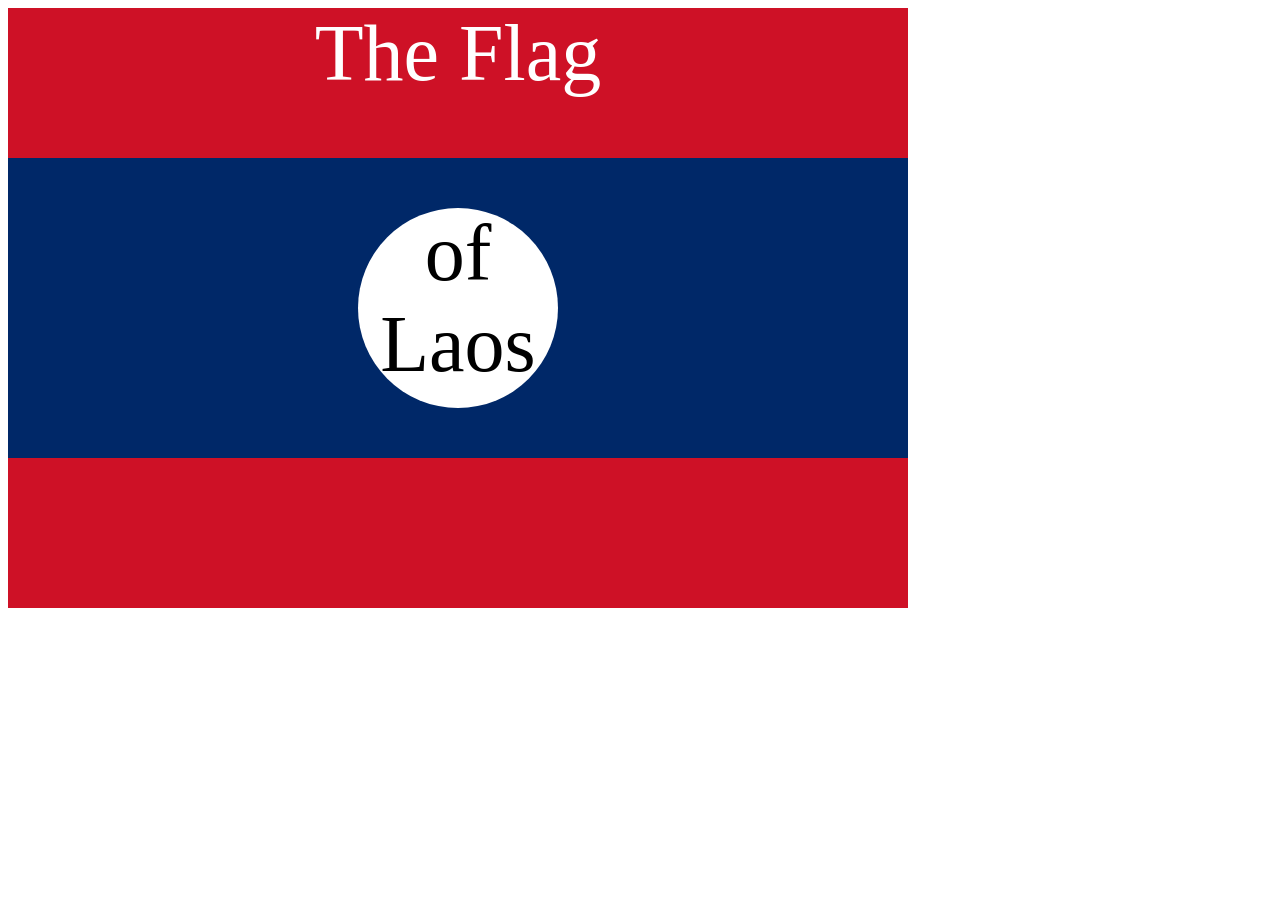
<file: project-5-flag project/index.html>
<!DOCTYPE html>
<html lang="en">

<head>
  <meta charset="UTF-8">
  <title>CSS Flag Project</title>
  <style>
    .flag {
      width: 900px;
      height: 600px;
      position: relative;
      background-color: #CE1126;

    }

    .flag > div {
      background-color: #002868;
      height: 300px;
      width: 100%;
      position: absolute;
      top: 150px;
    }

    .flag > div > div {
      background-color: white;
      position: absolute;

      height: 200px;
      width: 200px;
      border-radius: 50%;
      top: 50px;
      left: 350px;
    }

    p {
      font-size: 5rem;
      color: white;
      text-align: center;
      padding: 0;
      margin: 0;
    }

    .flag>div div p {
      color: black;
    }
  </style>
</head>

<body>
  <div class="flag">
    <p>The Flag</p>
    <div>
      <div>
        <p>of Laos</p>
      </div>
    </div>
  </div>
</body>

</html>
</file>
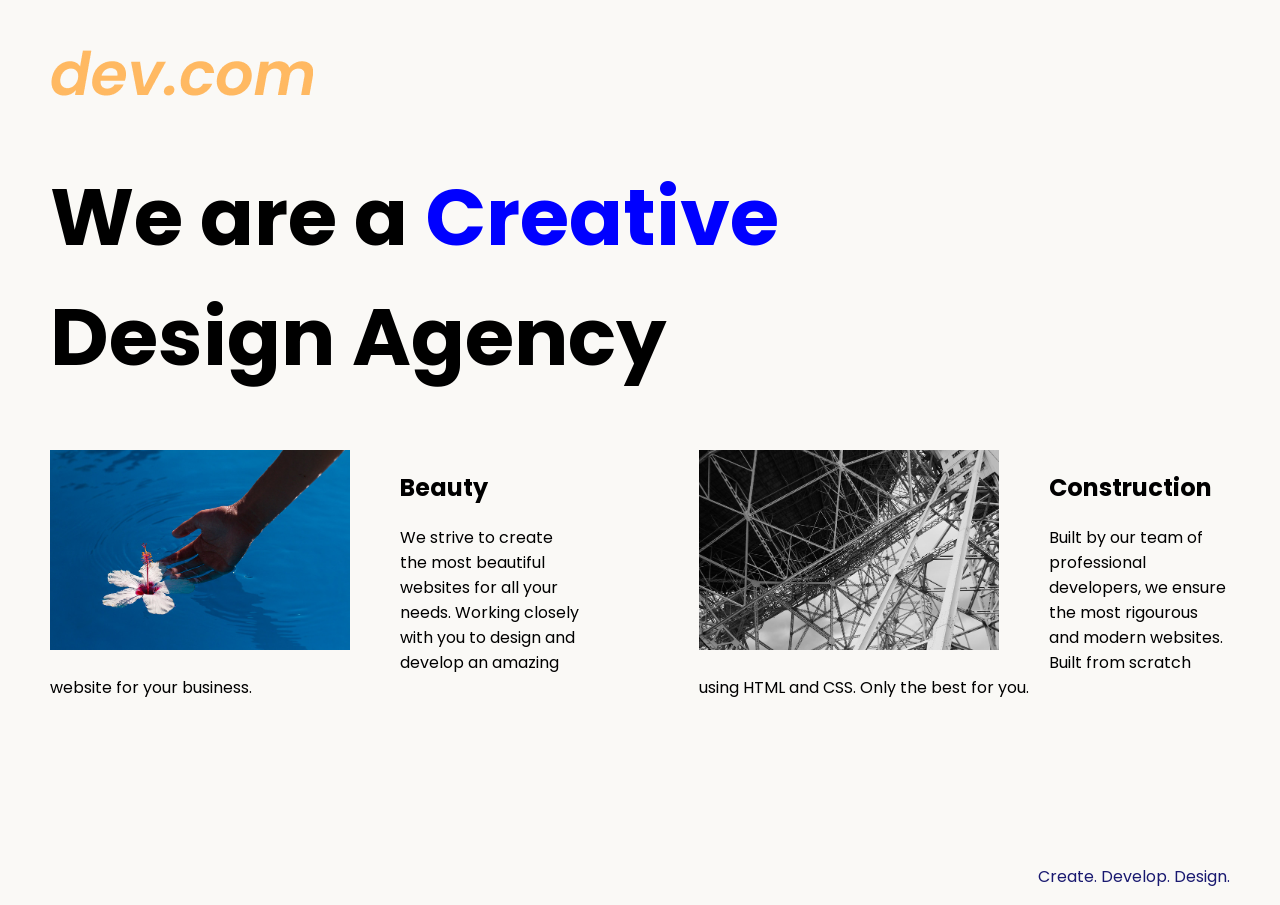
<file: project-6-Web-Design-Agency/index.html>
<!DOCTYPE html>
<html lang="en">

<head>
  <meta charset="UTF-8">
  <meta name="viewport" content="width=device-width, initial-scale=1.0">
  <title>Agency</title>
  <link rel="stylesheet" href="./style.css">
  <link rel="preconnect" href="https://fonts.googleapis.com">
  <link rel="preconnect" href="https://fonts.gstatic.com" crossorigin>
  <link href="https://fonts.googleapis.com/css2?family=Poppins:wght@400;700&display=swap" rel="stylesheet">
</head>

<body>
  <div class="main">
    <img class="logo" src="./assets/images/logo.png" alt="logo">
    <h1>We are a<span style="color: blue;"> Creative</span> <br>Design Agency</h1>
    <div class="left card"><img class="tile-image" src="./assets/images/beautiful.jpg" alt="hand and flower in water">
      <h2 class="card-title">Beauty</h2>
      <p class="card-text">We strive to create the most beautiful websites for all your needs. Working closely with you
        to
        design and
        develop an amazing website for your business.</p>
    </div>

    <div class="right card"><img class="tile-image" src="./assets/images/construction.jpg" alt="metal structure">
      <h2 class="card-title">Construction</h2>
      <p>Built by our team of professional developers, we ensure the most rigourous and modern websites. Built from
        scratch using HTML and CSS. Only the best for you.</p>
    </div>

  </div>
  <footer>
    <p>Create. Develop. Design.</p>
  </footer>
</body>

</html>
</file>
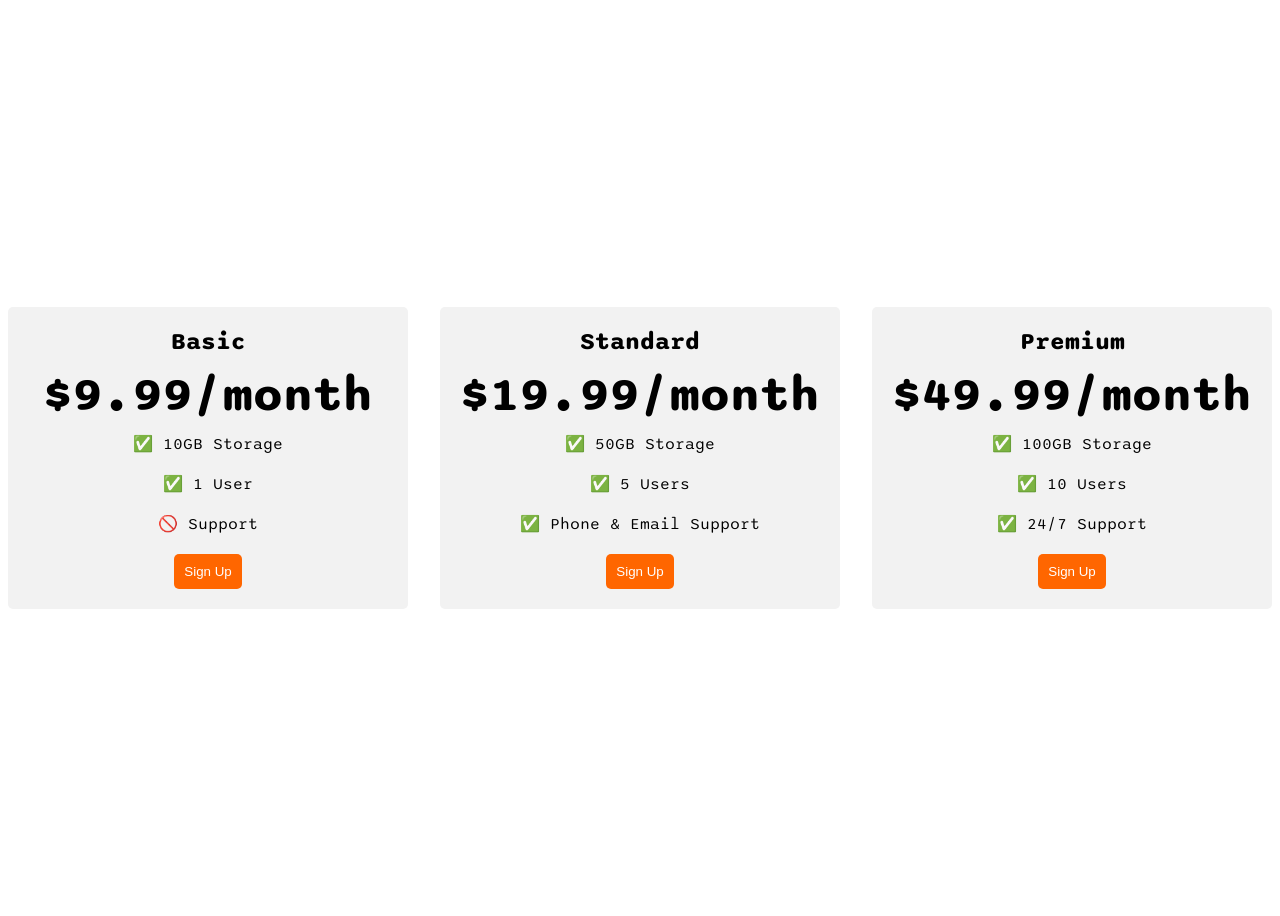
<file: project-7-Pricing-Table/index.html>
<!DOCTYPE html>
<html>
  <head>
    <title>Flexbox Pricing Table</title>
    <link rel="preconnect" href="https://fonts.googleapis.com" />
    <link rel="preconnect" href="https://fonts.gstatic.com" crossorigin />
    <link
      href="https://fonts.googleapis.com/css2?family=Sono:wght@400;700&display=swap"
      rel="stylesheet"
    />
    <style>
      body {
        font-family: "Sono", sans-serif;
      }

      /* Hint: What can you do with a media query and flexbox? */
      @media (max-width: 1250px) {
        .pricing-container{
          flex-direction: column;
          height: 100%;
      }
    }
      .pricing-container{
        display: flex;
        justify-content: center;
        align-items: center;
        height: 100vh;
        gap: 2rem;  
      
        

      }
      .pricing-plan{
        flex: 1;
        max-width: 400px;
        background-color: #f2f2f2;
        text-align: center;
       border-radius: 5px;
       padding: 20px;
      }
      .plan-title{
        font-size: 24px;
        font-weight: bold;
        margin-bottom: 10px;
      }
      .plan-price{
        font-size: 48px;
        font-weight: bold;
        margin-bottom: 10px;
      }
      .plan-features{
        list-style:none;
        padding: 0;
        margin: 0;
      }
      .plan-features li{
        margin-bottom: 20px;
      }
      .plan-button{
        background-color: #ff6600;
        color: white;
        border-radius: 5px;
        border: none;
        padding: 10px;
      }
    </style>
  </head>

  <body>
    <div class="pricing-container">
      <div class="pricing-plan">
        <div class="plan-title">Basic</div>
        <div class="plan-price">$9.99/month</div>
        <ul class="plan-features">
          <li>✅ 10GB Storage</li>
          <li>✅ 1 User</li>
          <li>🚫 Support</li>
        </ul>
        <button class="plan-button">Sign Up</button>
      </div>
      <div class="pricing-plan">
        <div class="plan-title">Standard</div>
        <div class="plan-price">$19.99/month</div>
        <ul class="plan-features">
          <li>✅ 50GB Storage</li>
          <li>✅ 5 Users</li>
          <li>✅ Phone &amp; Email Support</li>
        </ul>
        <button class="plan-button">Sign Up</button>
      </div>
      <div class="pricing-plan">
        <div class="plan-title">Premium</div>
        <div class="plan-price">$49.99/month</div>
        <ul class="plan-features">
          <li>✅ 100GB Storage</li>
          <li>✅ 10 Users</li>
          <li>✅ 24/7 Support</li>
        </ul>
        <button class="plan-button">Sign Up</button>
      </div>
    </div>
  </body>
</html>
</file>
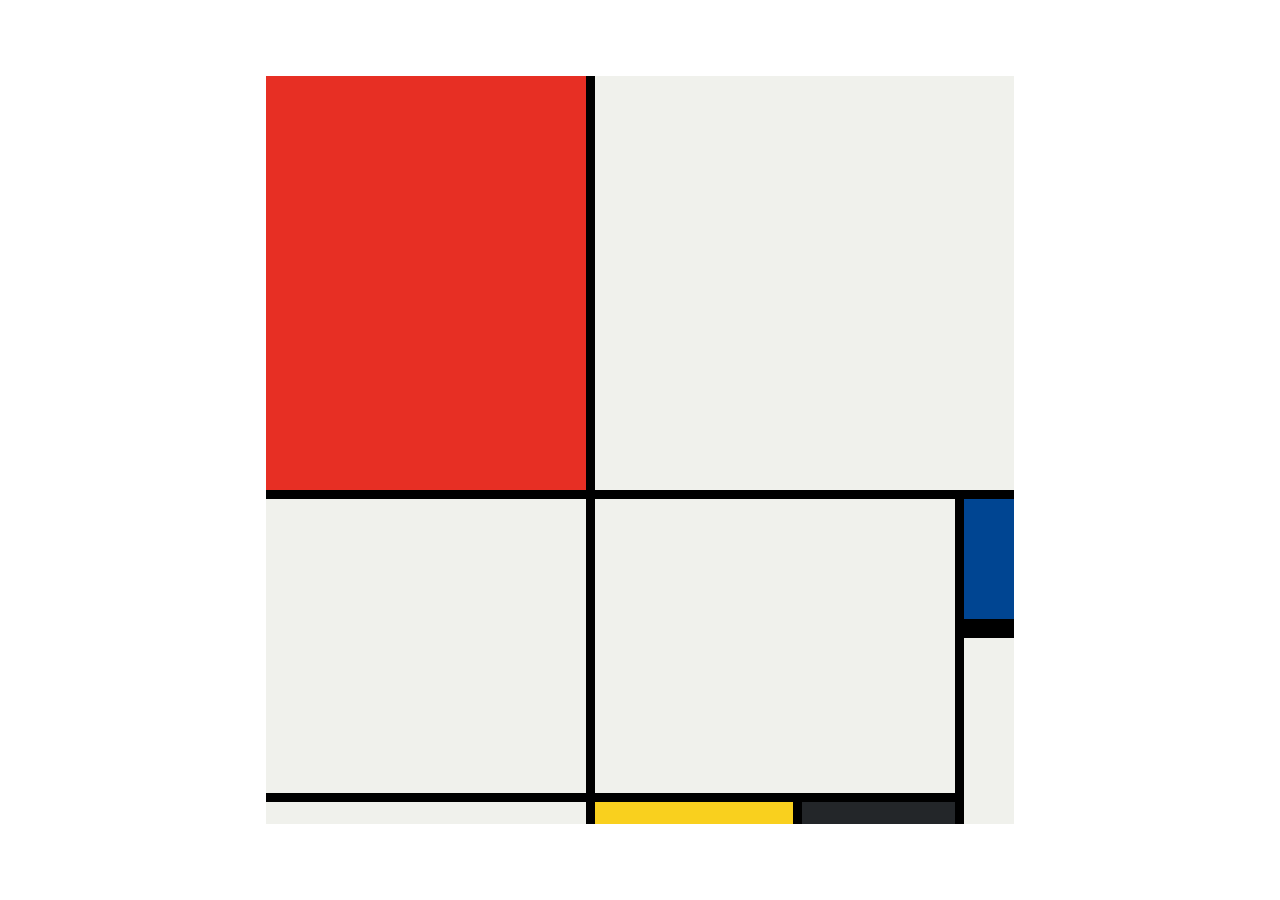
<file: project-8-Mondrian/index.html>
<!DOCTYPE html>
<html lang="en">

<head>
  <meta charset="UTF-8">
  <meta name="viewport" content="width=device-width, initial-scale=1.0">
  <title>Mondrian Project</title>
  <style>
    /* 
    Write your CSS here 
    Line Colour: #000
    White: #F0F1EC
    Red: #E72F24
    Black: #232629
    Blue: #004592
    Yellow: #F9D01E
    */
    body {
      display: flex;
      justify-content: center;
      align-items: center;
      height: 100vh;
      margin: 0;
      padding: 0;
    }

    .container {
      height: 748px;
      width: 748px;
      display: grid;
      background-color: #000;
      grid-template-columns: 320px 198px 153px 50px;
      grid-template-rows: 414px 130px 155px 22px;
      gap: 9px;
    }

    .item {
      background-color: #F0F1EC;
    }

    .red {
      background-color: #E72F24;
    }

    .white1 {
      grid-column: span 3;
    }

    .white2 {
      grid-row: span 2;
    }

    .white3 {
      grid-area: 2 / 2 / 4 /4
    }

    .blue {
      background-color: #004592;
      border-bottom: 10px solid #000;
    }

    .white4 {
      grid-row: span 2;
    }

    .yellow {
      background-color: #F9D01E;
    }

    .black {
      background-color: #232629;
    }
  </style>
</head>

<body>
  <!-- Write your HTML here -->

  <div class="container">
    <div class="item red"></div>
    <div class="item white1"></div>
    <div class="item white2"></div>
    <div class="item white3"></div>

    <div class="item blue"></div>
    <div class="item white4"></div>

    <div class="item"></div>
    <div class="item yellow"></div>
    <div class="item black"></div>
  </div>
</body>

</html>
</file>
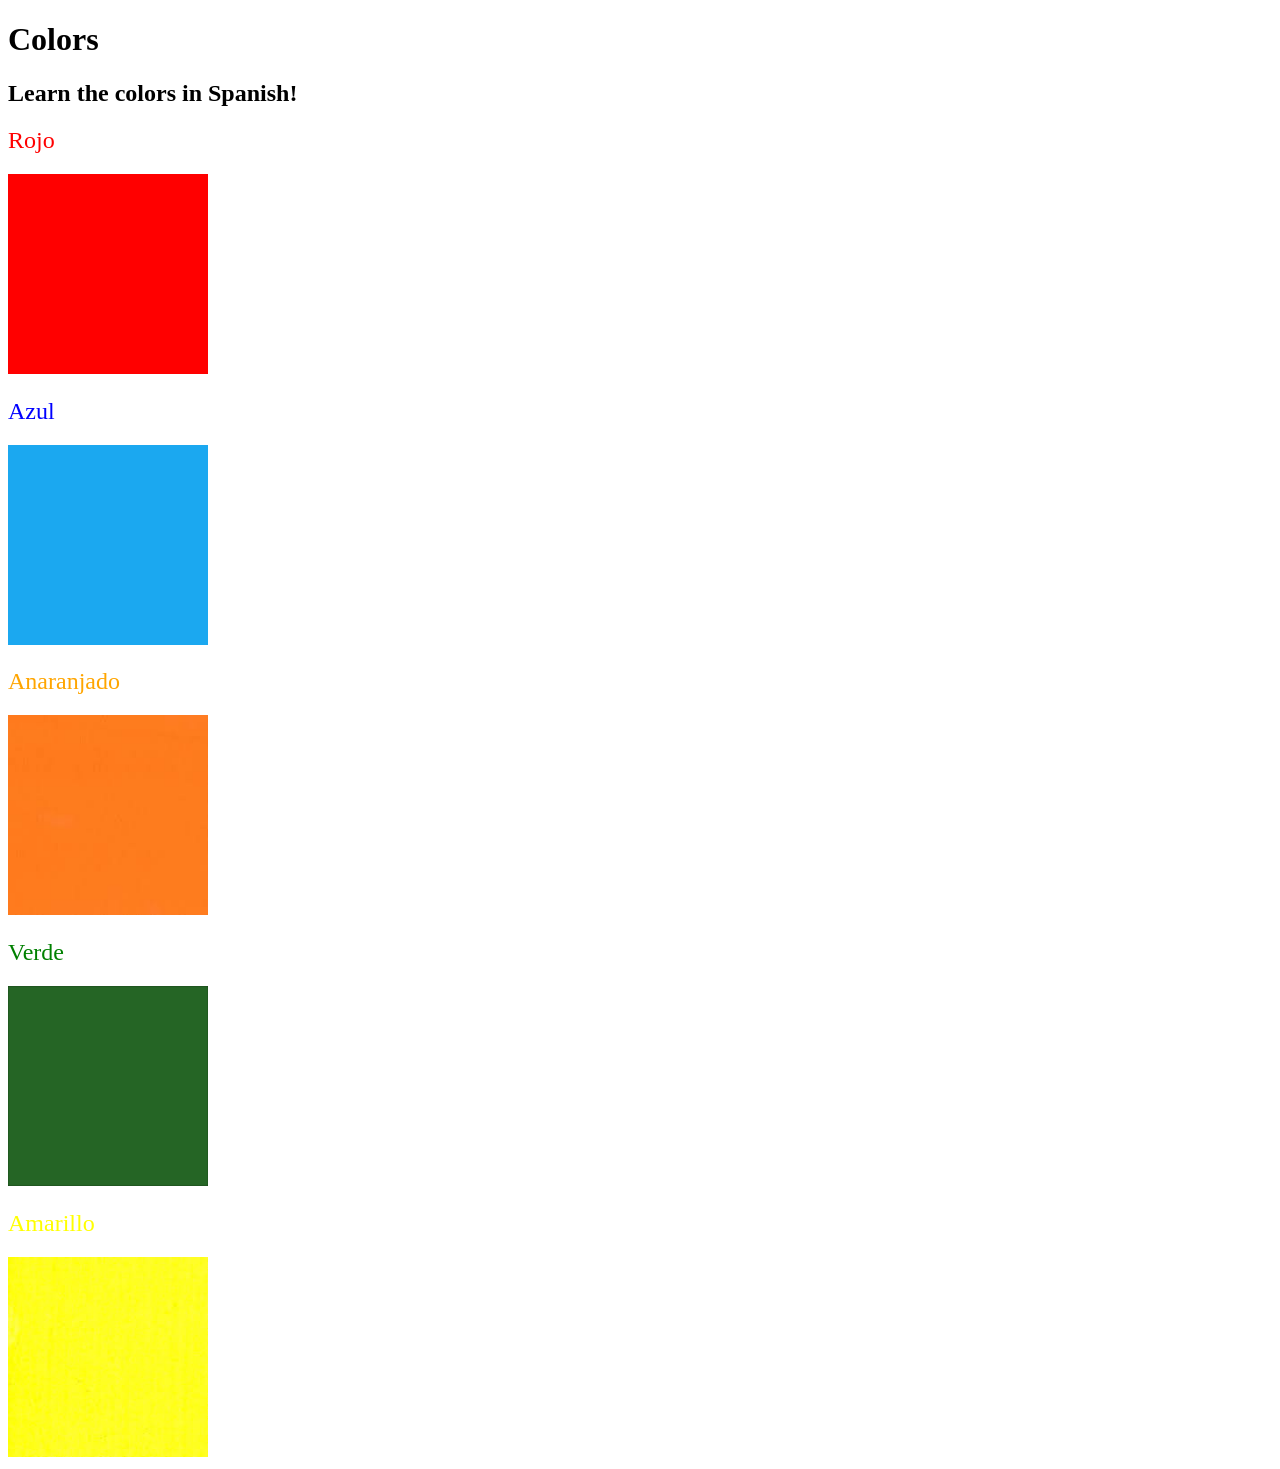
<file: project-3-color-vocab-project/project-3-color-vocab-project/index.html>
<!DOCTYPE html>
<html lang="en">
  <head>
    <meta charset="UTF-8" />
    <title>Spanish Vocabulary</title>
    <link rel="stylesheet" href="./style.css" />
  </head>

  <body>
    <h1>Colors</h1>
    <h2>Learn the colors in Spanish!</h2>
    <h2 class="color-title" id="red">Rojo</h2>
    <img src="./assets/images/red.png" alt="red" />

    <h2 class="color-title" id="blue">Azul</h2>
    <img src="./assets/images/blue.png" alt="blue" />

    <h2 class="color-title" id="orange">Anaranjado</h2>
    <img src="./assets/images/orange.png" alt="orange" />

    <h2 class="color-title" id="green">Verde</h2>
    <img src="./assets/images/green.png" alt="green" />

    <h2 class="color-title" id="yellow">Amarillo</h2>
    <img src="./assets/images/yellow.png" alt="yellow" />
  </body>
</html>
</file>
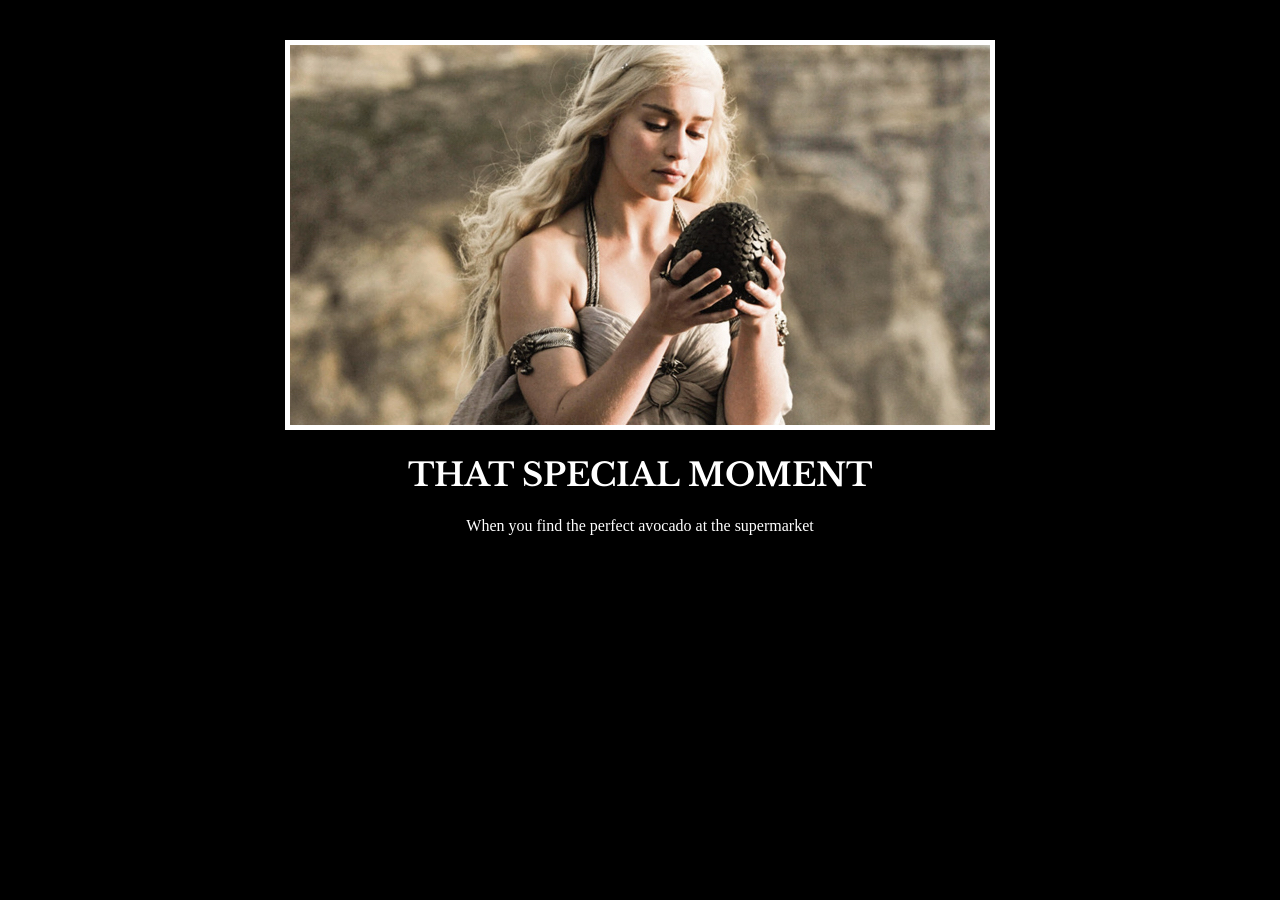
<file: project-4-Motivation-Meme-Project/project-4-Motivation-Meme-Project/index.html>
<!DOCTYPE html>
<html lang="en">
<head>
  <meta charset="UTF-8">
  <meta name="viewport" content="width=device-width, initial-scale=1.0">
  <title>Motivational Meme</title>
  <link rel="stylesheet" href="./style.css"/>
  <link rel="preconnect" href="https://fonts.googleapis.com">
<link rel="preconnect" href="https://fonts.gstatic.com" crossorigin>
<link href="https://fonts.googleapis.com/css2?family=Caveat:wght@400..700&family=Libre+Baskerville:ital,wght@0,400..700;1,400..700&display=swap" rel="stylesheet">
</head>
<body>
  <div>
    <img src="./assets/images/daenerys.jpeg" alt="image"></img>
    <h1>THAT SPECIAL MOMENT</h1>
    <p>When you find the perfect avocado at the supermarket</p>
  </div>
</body>
</html>
</file>
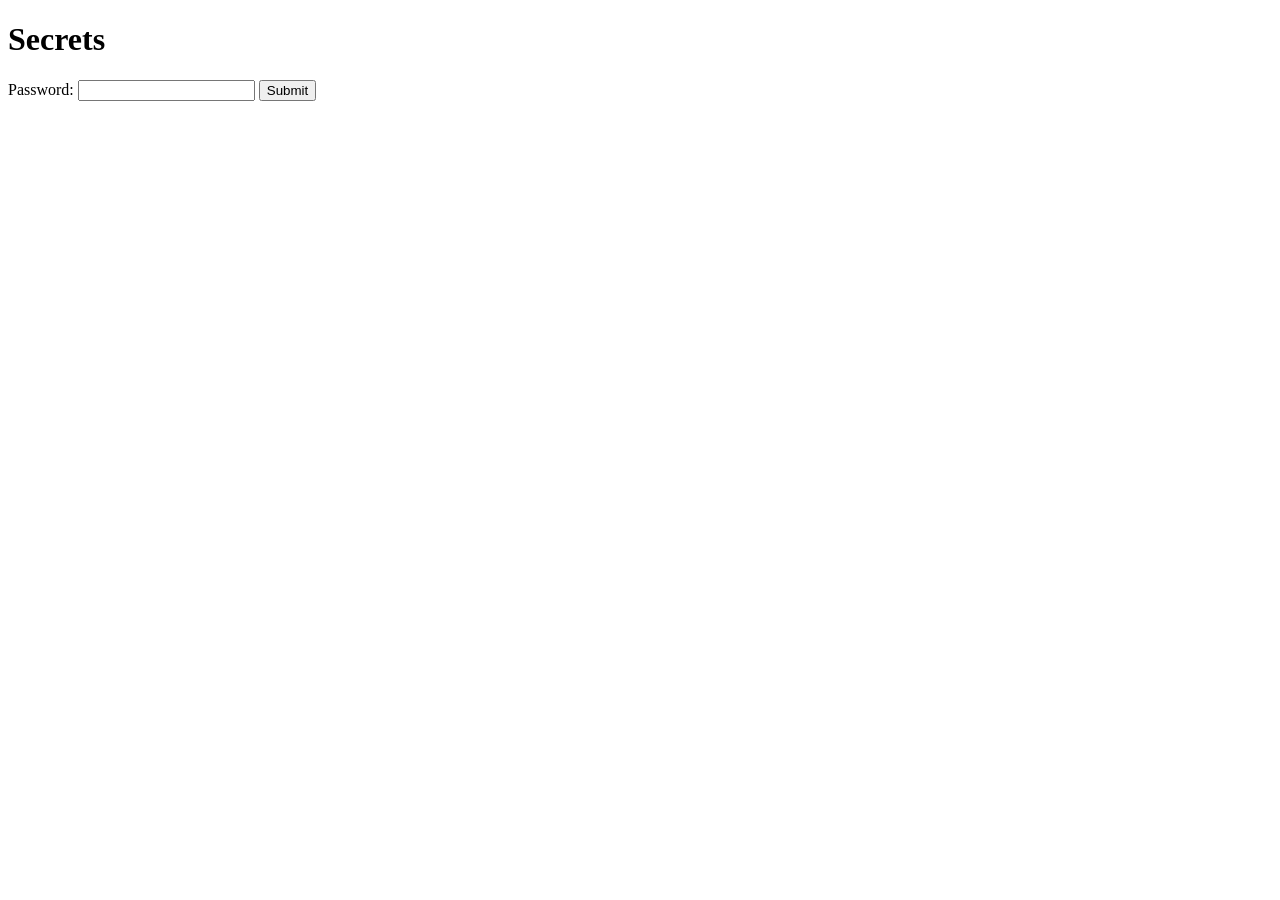
<file: project-9-ExpressJs-Secrets/public/index.html>
<!DOCTYPE html>
<html>

<head>
  <title>Secrets</title>
</head>

<body>
  <h1>Secrets</h1>
  <form action="/check" method="POST">
    <label for="password">Password:</label>
    <input type="text" id="password" name="password" required>
    <input type="submit" value="Submit">
  </form>
</body>

</html>
</file>
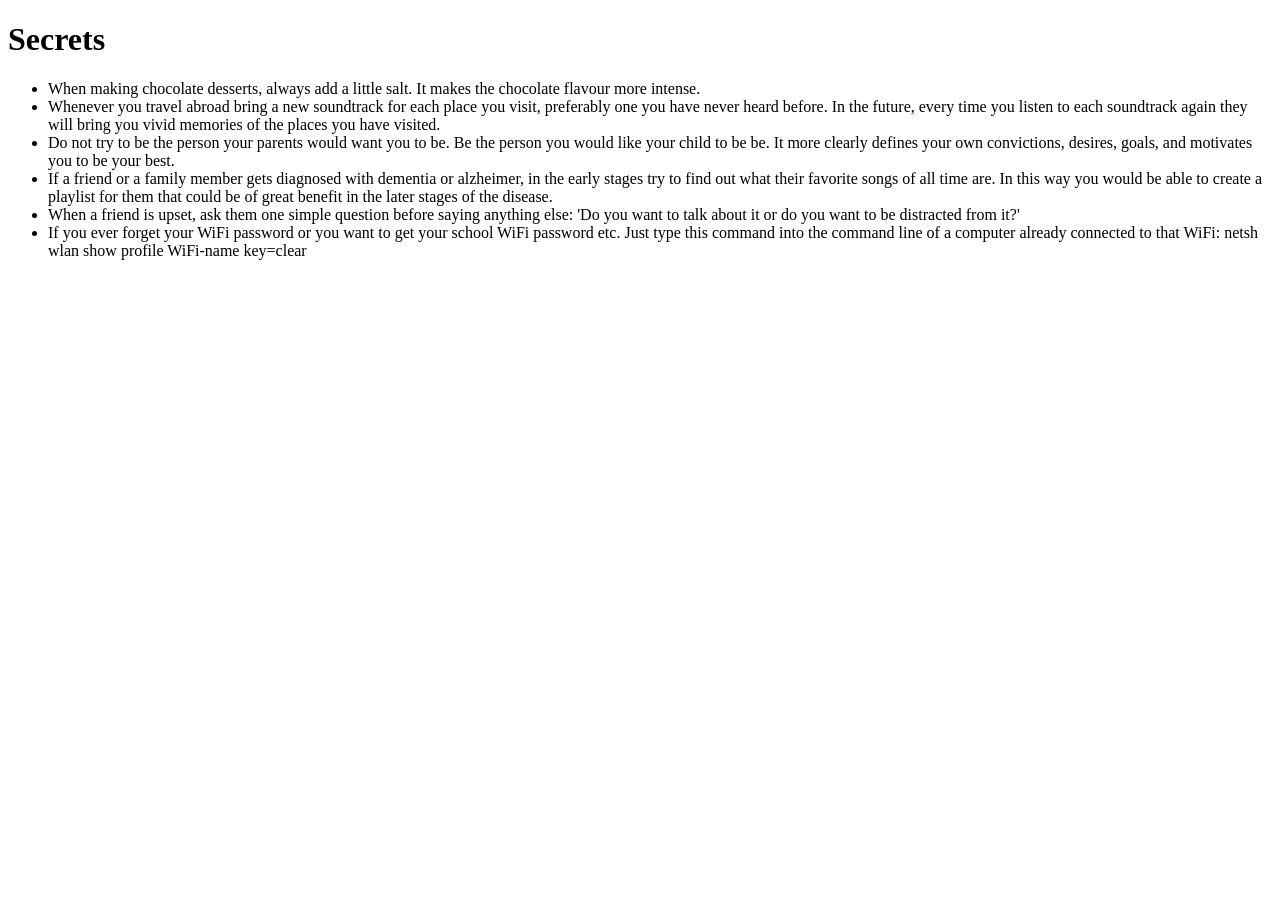
<file: project-9-ExpressJs-Secrets/public/secret.html>
<!DOCTYPE html>
<html lang="en">

<head>
  <meta charset="UTF-8">
  <meta name="viewport" content="width=device-width, initial-scale=1.0">
  <title>Secrets</title>
</head>

<body>
  <h1>Secrets</h1>
  <ul>
    <li>When making chocolate desserts, always add a little salt. It makes the chocolate flavour more intense.</li>
    <li>Whenever you travel abroad bring a new soundtrack for each place you visit, preferably one you have never heard
      before.
      In the future, every time you listen to each soundtrack again they will bring you vivid memories of the places you
      have
      visited.</li>
    <li>Do not try to be the person your parents would want you to be. Be the person you would like your child to be be.
      It more
      clearly
      defines your own convictions, desires, goals, and motivates you to be your best.</li>
    <li>If a friend or a family member gets diagnosed with dementia or alzheimer, in the early stages try to find out
      what their
      favorite songs of all time are. In this way you would be able to create a playlist for them that could be of great
      benefit in the later stages of the disease.</li>
    <li>When a friend is upset, ask them one simple question before saying anything else: 'Do you want to talk about it
      or do
      you want to be distracted from it?'</li>
    <li>If you ever forget your WiFi password or you want to get your school WiFi password etc. Just type this command
      into the
      command line of a computer already connected to that WiFi: netsh wlan show profile WiFi-name key=clear</li>
  </ul>

</body>

</html>
</file>
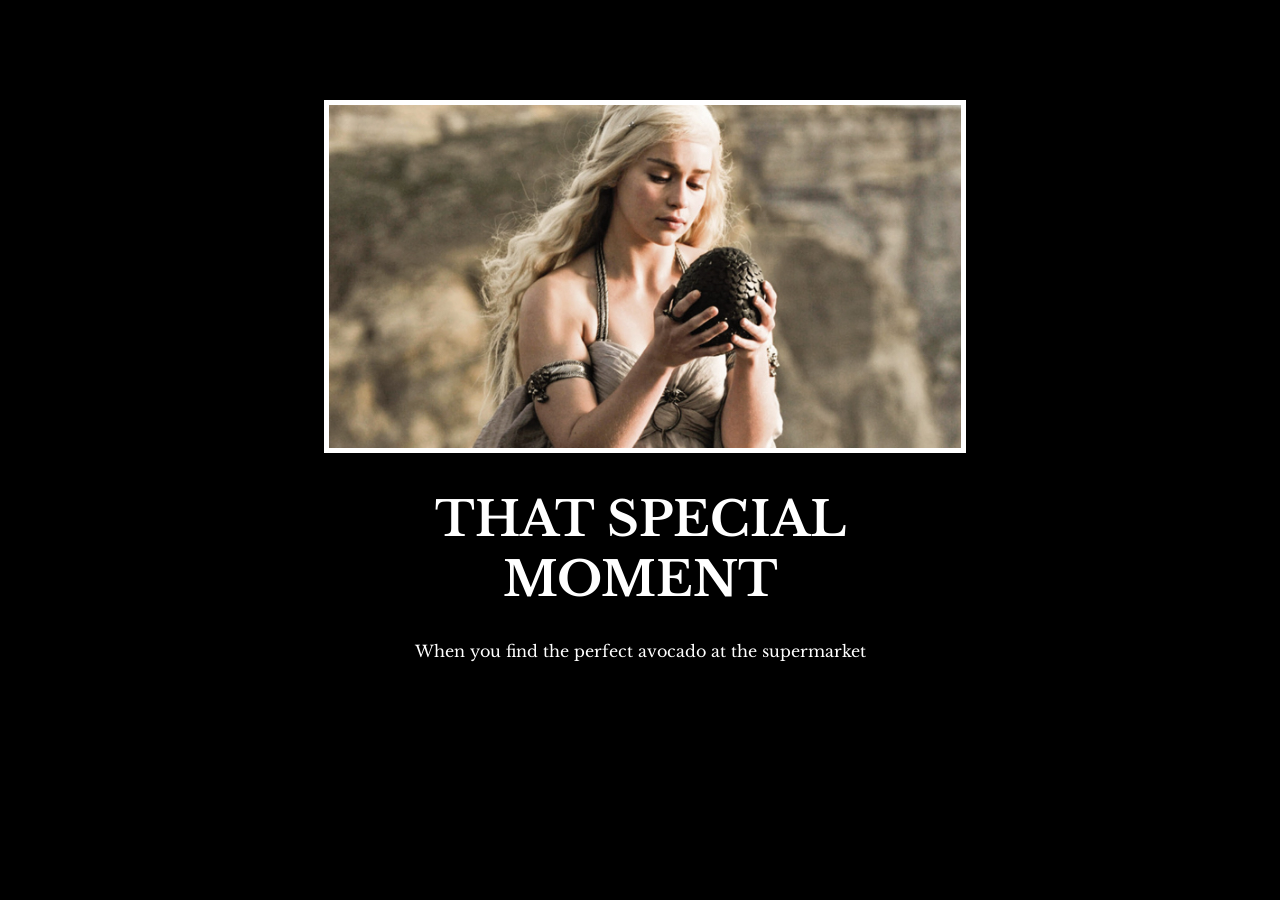
<file: project-4-Motivation-Meme-Project/project-4-Motivation-Meme-Project/solution/solution.html>
<!DOCTYPE html>
<html lang="en">

<head>
  <meta charset="UTF-8">
  <title>Motivation Meme</title>
  <link rel="stylesheet" href="./solution.css" />
  <link rel="preconnect" href="https://fonts.googleapis.com">
  <link rel="preconnect" href="https://fonts.gstatic.com" crossorigin>
  <link href="https://fonts.googleapis.com/css2?family=Libre+Baskerville&display=swap" rel="stylesheet">
</head>

<body>

  <div class="poster">
    <img class="motivation-img" src="./assets/images/daenerys.jpeg" src="daenerys with egg" />
    <h1>That Special Moment</h1>
    <p>When you find the perfect avocado at the supermarket</p>
  </div>
</body>

</html>
</file>
<file: project-6-Web-Design-Agency/style.css>
body {
  font-family: "Poppins", sans-serif;
  margin: 50px 50px 0 50px;
  background-color: #faf9f6;
  display: flex;
  flex-direction: column;
  min-height: 95vh;
}
.main {
  flex: 1;
}

h1 {
  font-size: 5rem;
}

footer {
  text-align: right;
  color: midnightblue;
}

.tile-image {
  height: 200px;
  float: left;
  margin-right: 50px;
}

.card {
  width: 45%;
}

.left {
  float: left;
}

.right {
  float: right;
}

.creative {
  color: midnightblue;
}

@media (max-width: 680px) {
  .logo {
    width: 100px;
  }

  h1 {
    font-size: 3.5rem;
    text-align: center;
  }

  .card {
    width: 100%;
    display: block;
    margin-bottom: 30px;
    text-align: justify;
  }

  .card img {
    margin-bottom: 10px;
    width: 100%;
    display: inline;
    object-fit: cover;
  }
}
</file>
<file: project-3-color-vocab-project/project-3-color-vocab-project/style.css>
img{
    height: 200px;
    width: 200px;
}
#red{
    color: red;
}
#blue
{
    color: blue;
}
#orange{
    color: orange;
}
#green{
    color: green;
}
#yellow{
    color: yellow;
}
.color-title{
    font-weight: normal;
}
</file>
<file: project-4-Motivation-Meme-Project/project-4-Motivation-Meme-Project/style.css>
h1{
    font-family:"Libre Baskerville",regular;
    color: white;
}
body{
    background-color: black;
}
img{
    border: 5px solid white;

}
div{
    text-align: center;
    margin-top: 40px;
}
p{
    color: white;
}
</file>
<file: project-4-Motivation-Meme-Project/project-4-Motivation-Meme-Project/solution/solution.css>
body {
  background-color: black;
}
h1 {
  text-transform: uppercase;
  font-size: 3rem;
}

.poster {
  width: 50%;
  margin-left: 25%;
  margin-top: 100px;
  color: white;
  font-family: "Libre Baskerville", serif;
  text-align: center;
}

.motivation-img {
  border: 5px solid white;
  width: 100%;
}
</file>
